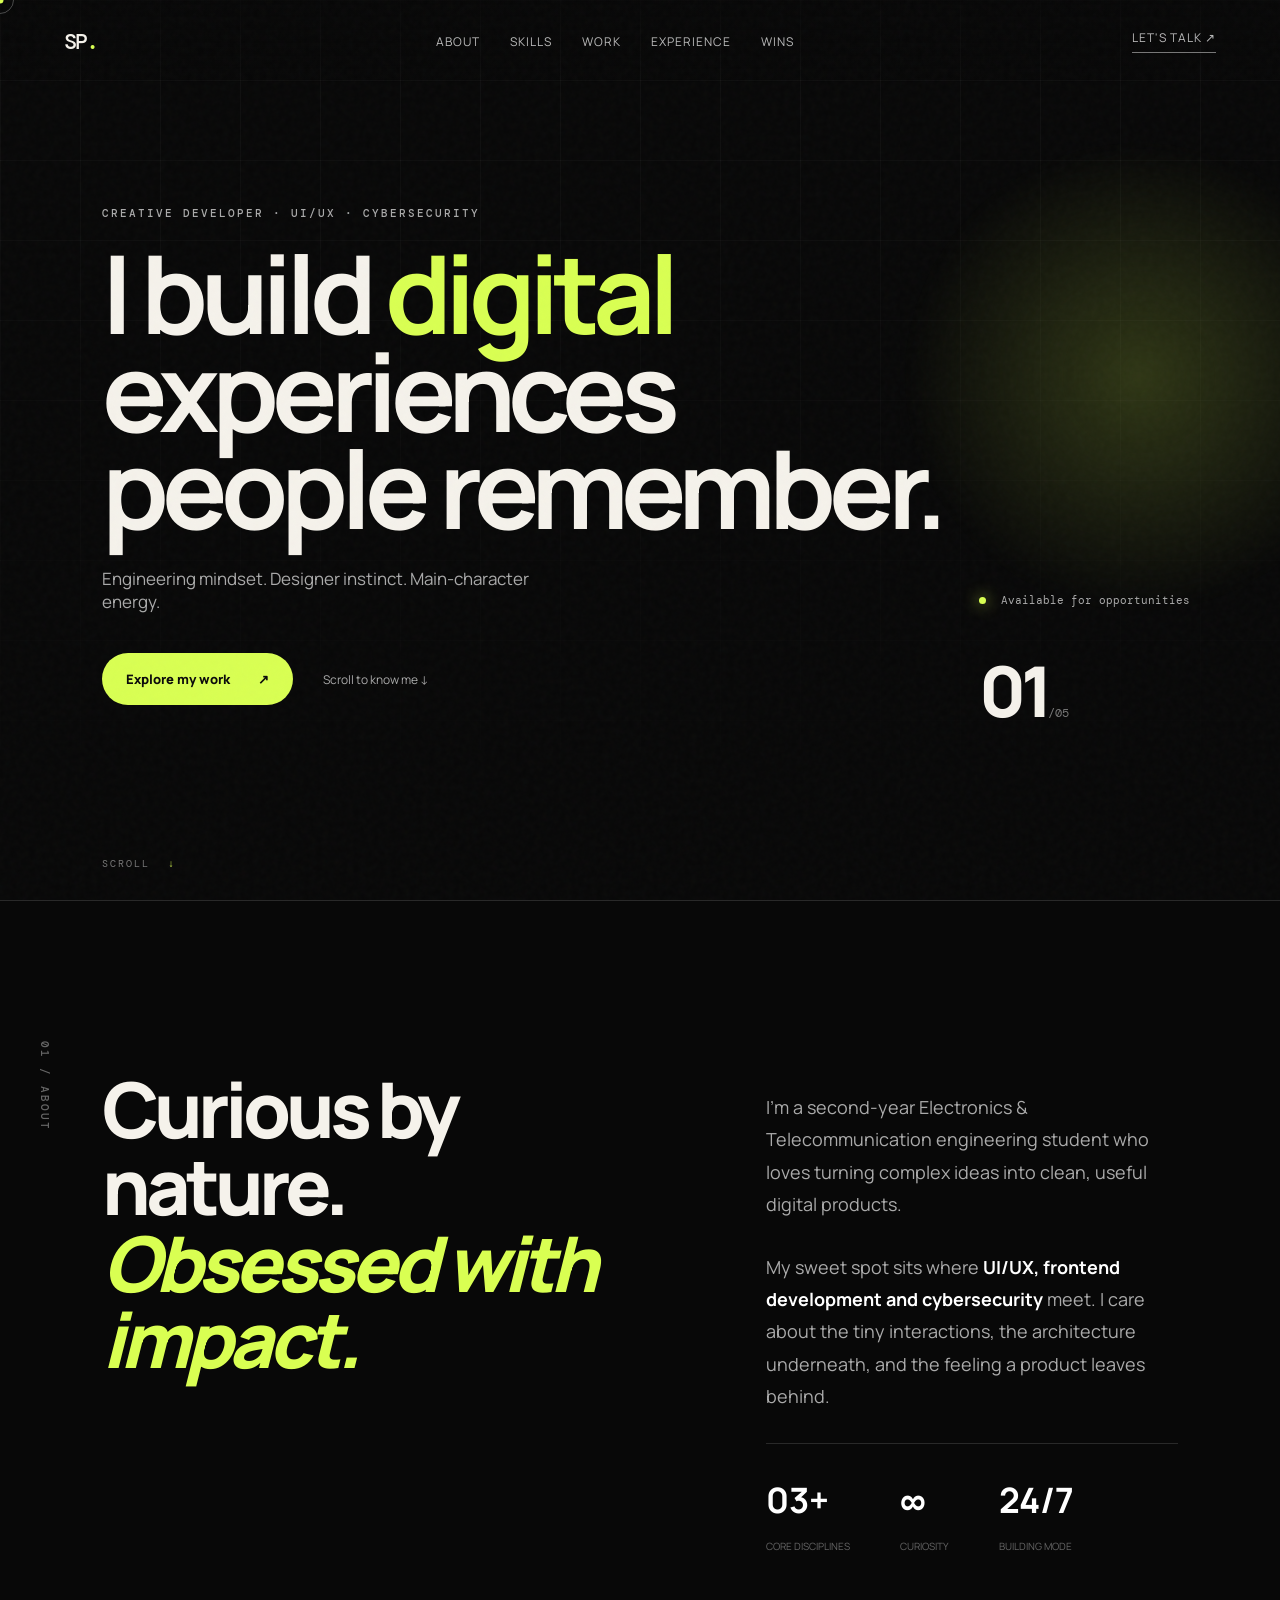
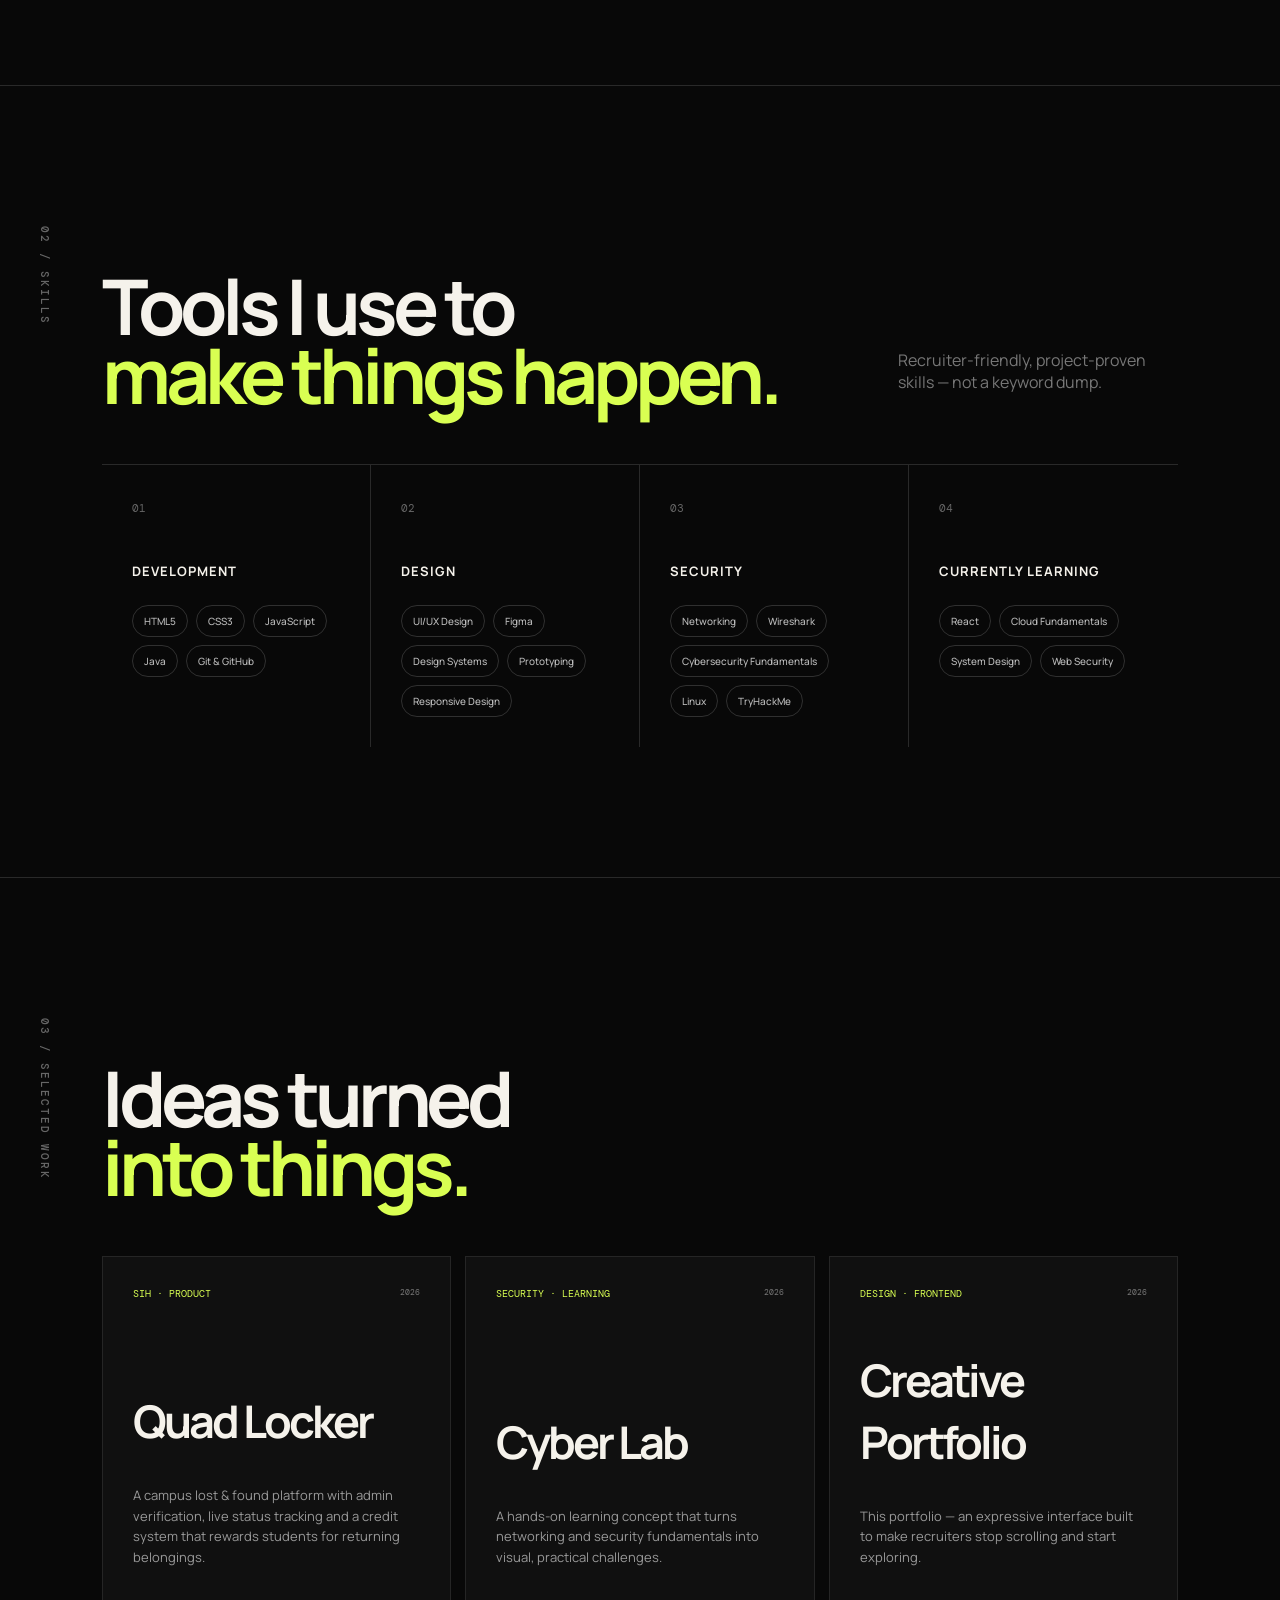
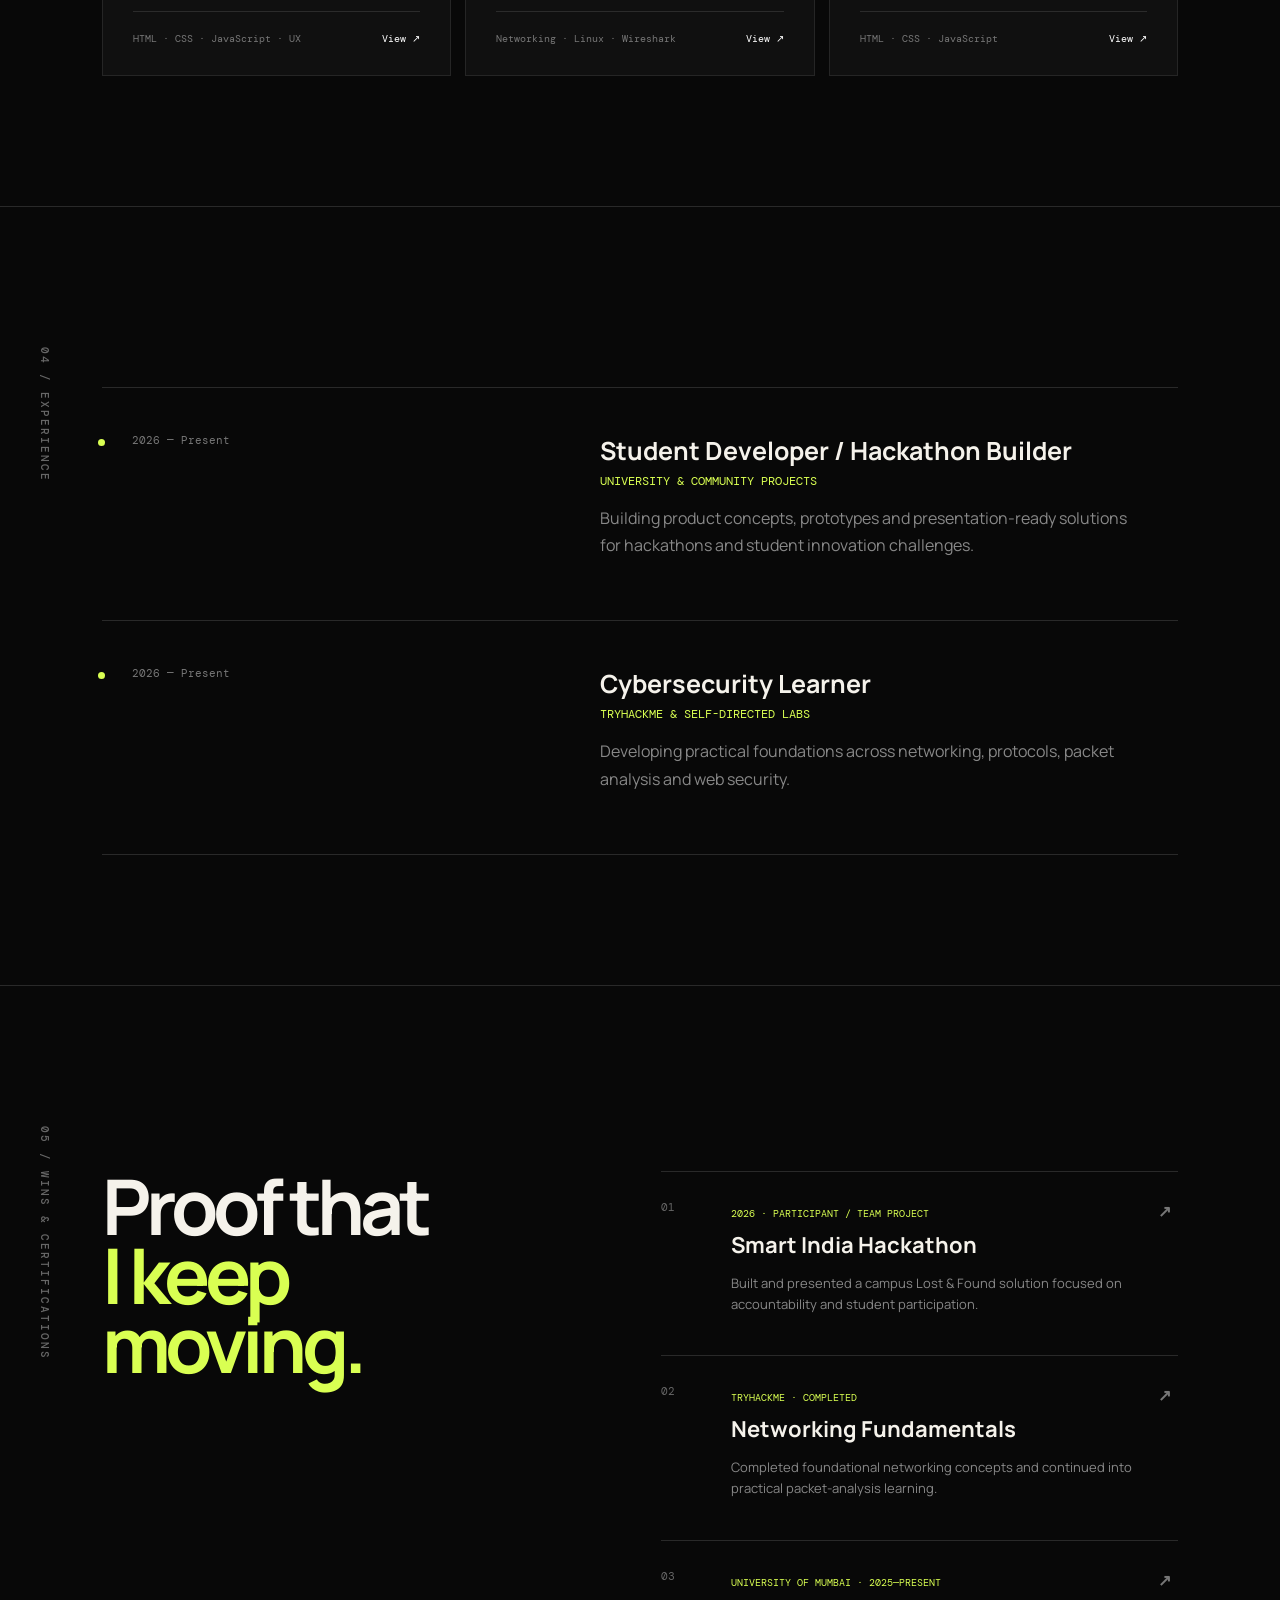
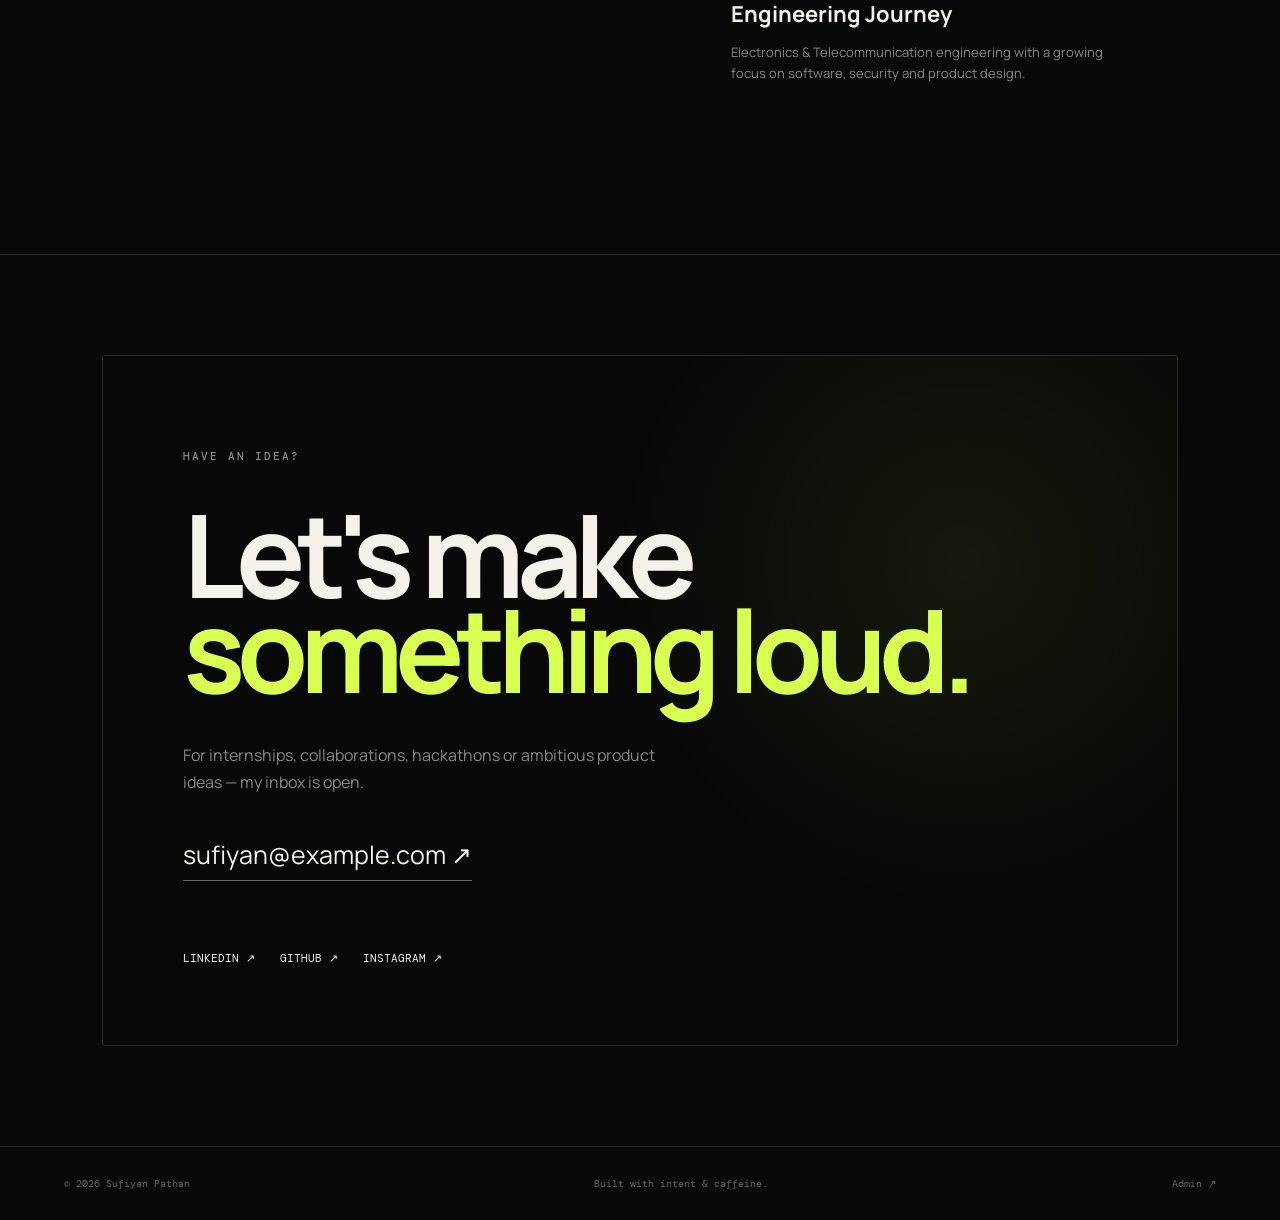
<file: index.html>
<!DOCTYPE html>
<html lang="en">
<head>
<meta charset="UTF-8"><meta name="viewport" content="width=device-width,initial-scale=1.0">
<title>Portfolio — Sufiyan Pathan</title>
<meta name="description" content="Creative developer portfolio">
<link rel="preconnect" href="https://fonts.googleapis.com"><link rel="preconnect" href="https://fonts.gstatic.com" crossorigin>
<link href="https://fonts.googleapis.com/css2?family=DM+Mono:wght@400;500&family=Manrope:wght@400;500;600;700;800&display=swap" rel="stylesheet">
<link rel="stylesheet" href="css/style.css">
</head>
<body>
<div class="cursor"></div><div class="cursor-follower"></div><div class="noise"></div>
<header class="nav"><a class="logo" href="#home">SP<span>.</span></a>
<nav><a href="#about">About</a><a href="#skills">Skills</a><a href="#projects">Work</a><a href="#experience">Experience</a><a href="#achievements">Wins</a></nav>
<a class="nav-cta" href="#contact">Let's talk ↗</a><button class="menu">☰</button></header>

<main id="home">
<section class="hero">
<div class="hero-grid"></div><div class="hero-orb"></div>
<div class="hero-copy reveal"><p class="eyebrow">CREATIVE DEVELOPER · UI/UX · CYBERSECURITY</p>
<h1>I build <span>digital</span><br>experiences<br>people remember.</h1>
<p class="hero-sub">Engineering mindset. Designer instinct. Main-character energy.</p>
<div class="hero-actions"><a class="btn primary" href="#projects">Explore my work <span>↗</span></a><a class="text-link" href="#about">Scroll to know me ↓</a></div></div>
<div class="hero-side reveal"><div class="availability"><i></i> Available for opportunities</div><div class="hero-number">01<span>/05</span></div></div>
<div class="scroll-line">SCROLL <span>↓</span></div>
</section>

<section id="about" class="section about">
<div class="section-label">01 / ABOUT</div><div class="about-layout">
<div><p class="mega">Curious by nature.<br><em>Obsessed with impact.</em></p></div>
<div class="about-text"><p>I’m a second-year Electronics & Telecommunication engineering student who loves turning complex ideas into clean, useful digital products.</p><p>My sweet spot sits where <strong>UI/UX, frontend development and cybersecurity</strong> meet. I care about the tiny interactions, the architecture underneath, and the feeling a product leaves behind.</p><div class="stats"><div><b>03+</b><span>Core disciplines</span></div><div><b>∞</b><span>Curiosity</span></div><div><b>24/7</b><span>Building mode</span></div></div></div></div>
</section>

<section id="skills" class="section skills"><div class="section-label">02 / SKILLS</div><div class="section-head"><h2>Tools I use to<br><span>make things happen.</span></h2><p>Recruiter-friendly, project-proven skills — not a keyword dump.</p></div>
<div class="skill-grid" id="skillsGrid"></div></section>

<section id="projects" class="section projects"><div class="section-label">03 / SELECTED WORK</div><div class="section-head"><h2>Ideas turned<br><span>into things.</span></h2></div><div id="projectsGrid" class="projects-grid"></div></section>

<section id="experience" class="section experience"><div class="section-label">04 / EXPERIENCE</div><div class="timeline" id="experienceList"></div></section>

<section id="achievements" class="section achievements"><div class="section-label">05 / WINS & CERTIFICATIONS</div><div class="achievement-wrap"><h2>Proof that<br><span>I keep moving.</span></h2><div id="achievementsList"></div></div></section>

<section id="contact" class="section contact"><div class="contact-card"><p class="eyebrow">HAVE AN IDEA?</p><h2>Let's make<br><span>something loud.</span></h2><p>For internships, collaborations, hackathons or ambitious product ideas — my inbox is open.</p><a class="contact-mail" id="emailLink" href="mailto:sufiyan@example.com">sufiyan@example.com ↗</a><div class="socials"><a href="#">LinkedIn ↗</a><a href="#">GitHub ↗</a><a href="#">Instagram ↗</a></div></div></section>
</main>
<footer><span>© 2026 Sufiyan Pathan</span><span>Built with intent & caffeine.</span><a href="admin.html">Admin ↗</a></footer>
<script src="js/data.js"></script><script src="js/app.js"></script>
</body></html>
</file>
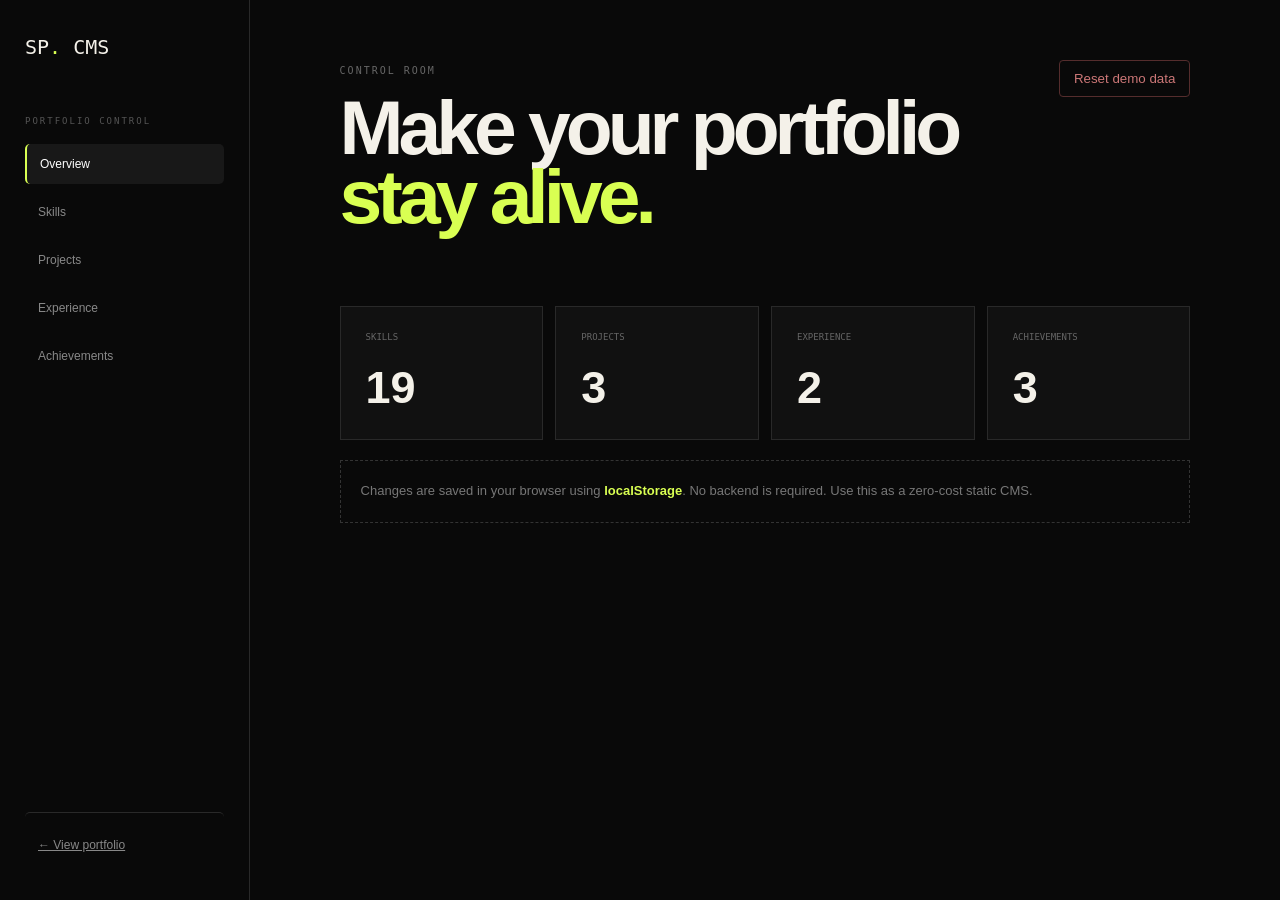
<file: admin.html>
<!DOCTYPE html>
<html lang="en"><head><meta charset="UTF-8"><meta name="viewport" content="width=device-width,initial-scale=1.0"><title>Portfolio CMS</title><link rel="stylesheet" href="css/admin.css"></head>
<body><div class="admin-shell"><aside><div class="brand">SP<span>.</span> CMS</div><p>PORTFOLIO CONTROL</p><button class="tab active" data-tab="overview">Overview</button><button class="tab" data-tab="skills">Skills</button><button class="tab" data-tab="projects">Projects</button><button class="tab" data-tab="experience">Experience</button><button class="tab" data-tab="achievements">Achievements</button><a href="index.html">← View portfolio</a></aside>
<main><header><div><span class="eyebrow">CONTROL ROOM</span><h1>Make your portfolio<br><i>stay alive.</i></h1></div><button id="reset" class="danger">Reset demo data</button></header>
<section id="overview" class="panel active"><div class="cards"><div><small>SKILLS</small><b id="countSkills">0</b></div><div><small>PROJECTS</small><b id="countProjects">0</b></div><div><small>EXPERIENCE</small><b id="countExp">0</b></div><div><small>ACHIEVEMENTS</small><b id="countAch">0</b></div></div><div class="notice">Changes are saved in your browser using <strong>localStorage</strong>. No backend is required. Use this as a zero-cost static CMS.</div></section>
<section id="skills" class="panel"><div class="panel-title"><h2>Skills</h2><button onclick="addSkill()">+ Add skill</button></div><div id="skillsEditor"></div></section>
<section id="projects" class="panel"><div class="panel-title"><h2>Projects</h2><button onclick="addProject()">+ Add project</button></div><div id="projectsEditor"></div></section>
<section id="experience" class="panel"><div class="panel-title"><h2>Experience</h2><button onclick="addExperience()">+ Add experience</button></div><div id="experienceEditor"></div></section>
<section id="achievements" class="panel"><div class="panel-title"><h2>Achievements</h2><button onclick="addAchievement()">+ Add achievement</button></div><div id="achievementsEditor"></div></section>
</main></div><script src="js/data.js"></script><script src="js/admin.js"></script></body></html>
</file>
<file: css/style.css>
:root{--bg:#080808;--panel:#111;--text:#f5f2eb;--muted:#96938c;--line:#292929;--accent:#d9ff52}*{box-sizing:border-box}html{scroll-behavior:smooth}body{margin:0;background:var(--bg);color:var(--text);font-family:Manrope,Arial,sans-serif;overflow-x:hidden}a{color:inherit;text-decoration:none}.noise{position:fixed;inset:0;pointer-events:none;opacity:.035;z-index:99;background-image:url("data:image/svg+xml,%3Csvg viewBox='0 0 180 180' xmlns='http://www.w3.org/2000/svg'%3E%3Cfilter id='n'%3E%3CfeTurbulence type='fractalNoise' baseFrequency='.8' numOctaves='4' stitchTiles='stitch'/%3E%3C/filter%3E%3Crect width='100%25' height='100%25' filter='url(%23n)' opacity='.8'/%3E%3C/svg%3E")}.nav{height:82px;display:flex;align-items:center;justify-content:space-between;padding:0 5vw;position:fixed;top:0;width:100%;z-index:20;mix-blend-mode:normal;background:linear-gradient(#080808cc,transparent)}.logo{font:500 22px "DM Mono";letter-spacing:-2px}.logo span,.contact span,h1 span,h2 span,.mega em{color:var(--accent)}nav{display:flex;gap:30px}nav a,.nav-cta{font-size:12px;text-transform:uppercase;letter-spacing:1px;color:#bbb}nav a:hover,.nav-cta:hover{color:var(--accent)}.nav-cta{border-bottom:1px solid #777;padding-bottom:6px}.menu{display:none;background:none;color:white;border:0;font-size:22px}.hero{height:100vh;min-height:700px;position:relative;padding:18vh 8vw;display:flex;align-items:center;overflow:hidden}.hero-grid{position:absolute;inset:0;background-image:linear-gradient(#ffffff09 1px,transparent 1px),linear-gradient(90deg,#ffffff09 1px,transparent 1px);background-size:80px 80px;mask-image:linear-gradient(to bottom,black,transparent)}.hero-orb{position:absolute;width:42vw;height:42vw;right:-10vw;top:12vh;border-radius:50%;background:radial-gradient(circle,#d9ff5230,transparent 62%);filter:blur(5px);animation:float 8s ease-in-out infinite}.hero-copy{position:relative;z-index:2}.eyebrow,.section-label{font:500 11px "DM Mono";letter-spacing:2px;color:#aaa}.hero h1{font-size:clamp(60px,8.5vw,140px);line-height:.9;letter-spacing:-7px;margin:24px 0 30px;max-width:1100px}.hero-sub{font-size:17px;color:#aaa;max-width:470px}.hero-actions{display:flex;align-items:center;gap:30px;margin-top:40px}.btn{padding:17px 24px;border-radius:999px;font-weight:800;font-size:13px}.primary{background:var(--accent);color:#0a0a0a}.primary span{margin-left:25px}.text-link{font-size:12px;color:#aaa}.hero-side{position:absolute;right:7vw;bottom:18vh}.availability{font:11px "DM Mono";color:#aaa}.availability i{display:inline-block;width:7px;height:7px;border-radius:50%;background:var(--accent);margin-right:8px;box-shadow:0 0 15px var(--accent)}.hero-number{font-size:70px;font-weight:800;letter-spacing:-5px;margin-top:35px}.hero-number span{font:12px "DM Mono";color:#777;letter-spacing:0}.scroll-line{position:absolute;bottom:30px;left:8vw;font:10px "DM Mono";color:#777;letter-spacing:2px}.scroll-line span{color:var(--accent);margin-left:10px}.section{padding:130px 8vw;border-top:1px solid var(--line);position:relative}.section-label{position:absolute;left:3vw;top:140px;writing-mode:vertical-rl;color:#666}.about-layout{display:grid;grid-template-columns:1.3fr 1fr;gap:10vw;margin-top:40px}.mega{font-size:clamp(45px,6vw,88px);line-height:1;letter-spacing:-5px;margin:0;font-weight:800}.about-text{padding-top:20px;color:#aaa;font-size:18px;line-height:1.8}.about-text p{margin:0 0 30px}.about-text strong{color:white}.stats{display:flex;gap:50px;border-top:1px solid var(--line);padding-top:25px}.stats div{display:grid;gap:5px}.stats b{font-size:35px;color:white}.stats span{font-size:10px;text-transform:uppercase;color:#666}.section-head{display:flex;justify-content:space-between;align-items:end;margin:55px 0}.section-head h2,.achievement-wrap h2{font-size:clamp(50px,6vw,90px);line-height:.9;letter-spacing:-5px;margin:0}.section-head p{max-width:280px;color:#777}.skill-grid{display:grid;grid-template-columns:repeat(4,1fr);border-top:1px solid var(--line)}.skill-card{padding:30px;border-right:1px solid var(--line);min-height:270px}.skill-card:last-child{border:0}.skill-card>span{font:11px "DM Mono";color:#666}.skill-card h3{font-size:13px;letter-spacing:1px;margin:45px 0 25px}.skill-card div{display:flex;flex-wrap:wrap;gap:8px}.skill-card b{border:1px solid #303030;border-radius:100px;padding:8px 11px;font-size:10px;font-weight:500;color:#bbb}.projects-grid{display:grid;grid-template-columns:repeat(3,1fr);gap:14px}.project-card{background:#101010;border:1px solid #252525;padding:30px;min-height:420px;display:flex;flex-direction:column;transition:.5s;position:relative;overflow:hidden}.project-card:before{content:"";position:absolute;inset:auto -20% -50% -20%;height:60%;background:radial-gradient(circle,var(--accent),transparent 60%);opacity:0;transition:.5s}.project-card:hover{transform:translateY(-10px);border-color:#555}.project-card:hover:before{opacity:.07}.project-top,.project-bottom{display:flex;justify-content:space-between;font:10px "DM Mono";color:#777}.project-top span{color:var(--accent)}.project-card h3{font-size:45px;letter-spacing:-3px;margin-top:auto;margin-bottom:20px;position:relative}.project-card p{color:#999;line-height:1.6;font-size:13px;position:relative}.project-bottom{border-top:1px solid #2b2b2b;padding-top:20px;margin-top:30px}.project-bottom a{color:white}.timeline{margin-top:50px;border-top:1px solid var(--line)}.timeline-item{display:grid;grid-template-columns:1fr 1.5fr;gap:8vw;padding:45px 30px;border-bottom:1px solid var(--line);position:relative}.timeline-item .period{font:11px "DM Mono";color:#777}.timeline-item h3{font-size:25px;margin:0 0 5px}.timeline-item h4{margin:0;color:var(--accent);font:12px "DM Mono";text-transform:uppercase}.timeline-item p{color:#888;line-height:1.7;max-width:650px}.dot{width:7px;height:7px;background:var(--accent);border-radius:50%;position:absolute;left:-4px;top:51px}.achievement-wrap{display:grid;grid-template-columns:1fr 1.2fr;gap:10vw;margin-top:55px}.achievement{display:grid;grid-template-columns:50px 1fr 20px;gap:20px;padding:28px 0;border-top:1px solid var(--line)}.achievement>span{font:11px "DM Mono";color:#666}.achievement small{color:var(--accent);font:10px "DM Mono";text-transform:uppercase}.achievement h3{font-size:22px;margin:8px 0}.achievement p{color:#888;font-size:13px;line-height:1.6}.achievement>b{color:#777}.contact{padding:100px 8vw}.contact-card{min-height:650px;border:1px solid #292929;border-radius:3px;padding:80px;display:flex;flex-direction:column;justify-content:center;background:radial-gradient(circle at 80% 30%,#d9ff5212,transparent 35%)}.contact-card h2{font-size:clamp(65px,9vw,140px);line-height:.82;letter-spacing:-8px;margin:30px 0}.contact-card>p{max-width:500px;color:#888;line-height:1.7}.contact-mail{font-size:25px;border-bottom:1px solid #666;padding-bottom:8px;width:max-content;margin-top:25px}.socials{display:flex;gap:25px;margin-top:70px;font:11px "DM Mono";text-transform:uppercase}.socials a:hover{color:var(--accent)}footer{border-top:1px solid var(--line);padding:30px 5vw;display:flex;justify-content:space-between;color:#666;font:10px "DM Mono"}footer a:hover{color:var(--accent)}.reveal{opacity:0;transform:translateY(35px);transition:opacity .8s,transform .8s}.reveal.visible{opacity:1;transform:none}@keyframes float{50%{transform:translate(-30px,30px) scale(1.05)}}.cursor,.cursor-follower{position:fixed;pointer-events:none;z-index:100;width:7px;height:7px;border-radius:50%;background:var(--accent);transform:translate(-50%,-50%)}.cursor-follower{width:28px;height:28px;background:transparent;border:1px solid #ffffff44;transition:width .2s,height .2s}.hovering .cursor-follower{width:50px;height:50px;border-color:var(--accent)}@media(max-width:800px){nav{display:none}.menu{display:block}nav.open{display:flex;position:absolute;top:70px;left:0;right:0;padding:30px;background:#080808;flex-direction:column}.hero{padding:150px 7vw}.hero h1{letter-spacing:-4px}.hero-side{display:none}.section{padding:90px 7vw}.section-label{display:none}.about-layout,.achievement-wrap{grid-template-columns:1fr}.skill-grid,.projects-grid{grid-template-columns:1fr 1fr}.skill-card{border-bottom:1px solid var(--line)}.project-card{min-height:360px}.contact-card{padding:45px 30px}.contact-card h2{letter-spacing:-5px}.cursor,.cursor-follower{display:none}}@media(max-width:520px){.skill-grid,.projects-grid{grid-template-columns:1fr}.section-head{display:block}.section-head h2{margin-bottom:30px}.timeline-item{grid-template-columns:1fr;gap:15px}.hero h1{font-size:58px}.contact-mail{font-size:18px}footer{gap:15px;flex-wrap:wrap}}
</file>
<file: css/admin.css>
:root{--bg:#090909;--panel:#111;--text:#f4f1e9;--muted:#777;--line:#292929;--accent:#d9ff52}*{box-sizing:border-box}body{margin:0;background:var(--bg);color:var(--text);font-family:Arial,sans-serif}.admin-shell{display:grid;grid-template-columns:250px 1fr;min-height:100vh}aside{border-right:1px solid var(--line);padding:35px 25px;display:flex;flex-direction:column;gap:8px;position:sticky;top:0;height:100vh}aside .brand{font:20px monospace;margin-bottom:40px}.brand span{color:var(--accent)}aside p{font:9px monospace;color:#555;letter-spacing:2px;margin-bottom:10px}.tab,aside>a{background:none;border:0;color:#888;text-align:left;padding:13px;border-radius:5px;cursor:pointer;font-size:12px}.tab:hover,.tab.active{background:#181818;color:white}.tab.active{border-left:2px solid var(--accent)}aside>a{margin-top:auto;border-top:1px solid var(--line);padding-top:25px}main{padding:60px 7vw;max-width:1300px}header{display:flex;justify-content:space-between;align-items:start;margin-bottom:60px}.eyebrow{font:10px monospace;color:#666;letter-spacing:2px}h1{font-size:clamp(50px,6vw,85px);line-height:.9;letter-spacing:-5px;margin:15px 0}h1 i{color:var(--accent);font-style:normal}.danger{background:none;border:1px solid #552d2d;color:#c77;padding:10px 14px;border-radius:4px}.panel{display:none}.panel.active{display:block}.cards{display:grid;grid-template-columns:repeat(4,1fr);gap:12px}.cards>div{background:var(--panel);border:1px solid var(--line);padding:25px}.cards small{display:block;color:#666;font:9px monospace}.cards b{display:block;font-size:45px;margin-top:20px}.notice{margin-top:20px;border:1px dashed #333;padding:20px;color:#777;font-size:13px;line-height:1.6}.notice strong{color:var(--accent)}.panel-title{display:flex;justify-content:space-between;align-items:center;border-bottom:1px solid var(--line);margin-bottom:20px}.panel-title h2{font-size:35px}.panel-title button{background:var(--accent);border:0;padding:11px 15px;font-weight:bold}.editor-card{background:var(--panel);border:1px solid var(--line);padding:25px;margin-bottom:12px}.editor-head{display:flex;justify-content:space-between;margin-bottom:20px;color:#aaa}.remove{background:none;border:0;color:#a66;cursor:pointer}label{display:block;color:#666;font:10px monospace;text-transform:uppercase;margin:14px 0}input,textarea{display:block;width:100%;background:#090909;border:1px solid #292929;color:white;padding:12px;margin-top:7px;font:13px Arial}textarea{min-height:90px;resize:vertical}.editor-card>button:not(.remove){margin-top:8px;background:#1e1e1e;border:1px solid #333;color:white;padding:10px 14px;cursor:pointer}.editor-card>button:not(.remove):hover{border-color:var(--accent);color:var(--accent)}@media(max-width:800px){.admin-shell{grid-template-columns:1fr}aside{position:static;height:auto;display:block;border-right:0;border-bottom:1px solid var(--line)}aside .brand{margin-bottom:15px}.tab{display:inline-block;margin:2px}aside>a{display:block;margin-top:15px}.cards{grid-template-columns:1fr 1fr}main{padding:35px 5vw}header{display:block}.danger{margin-top:20px}}
</file>
